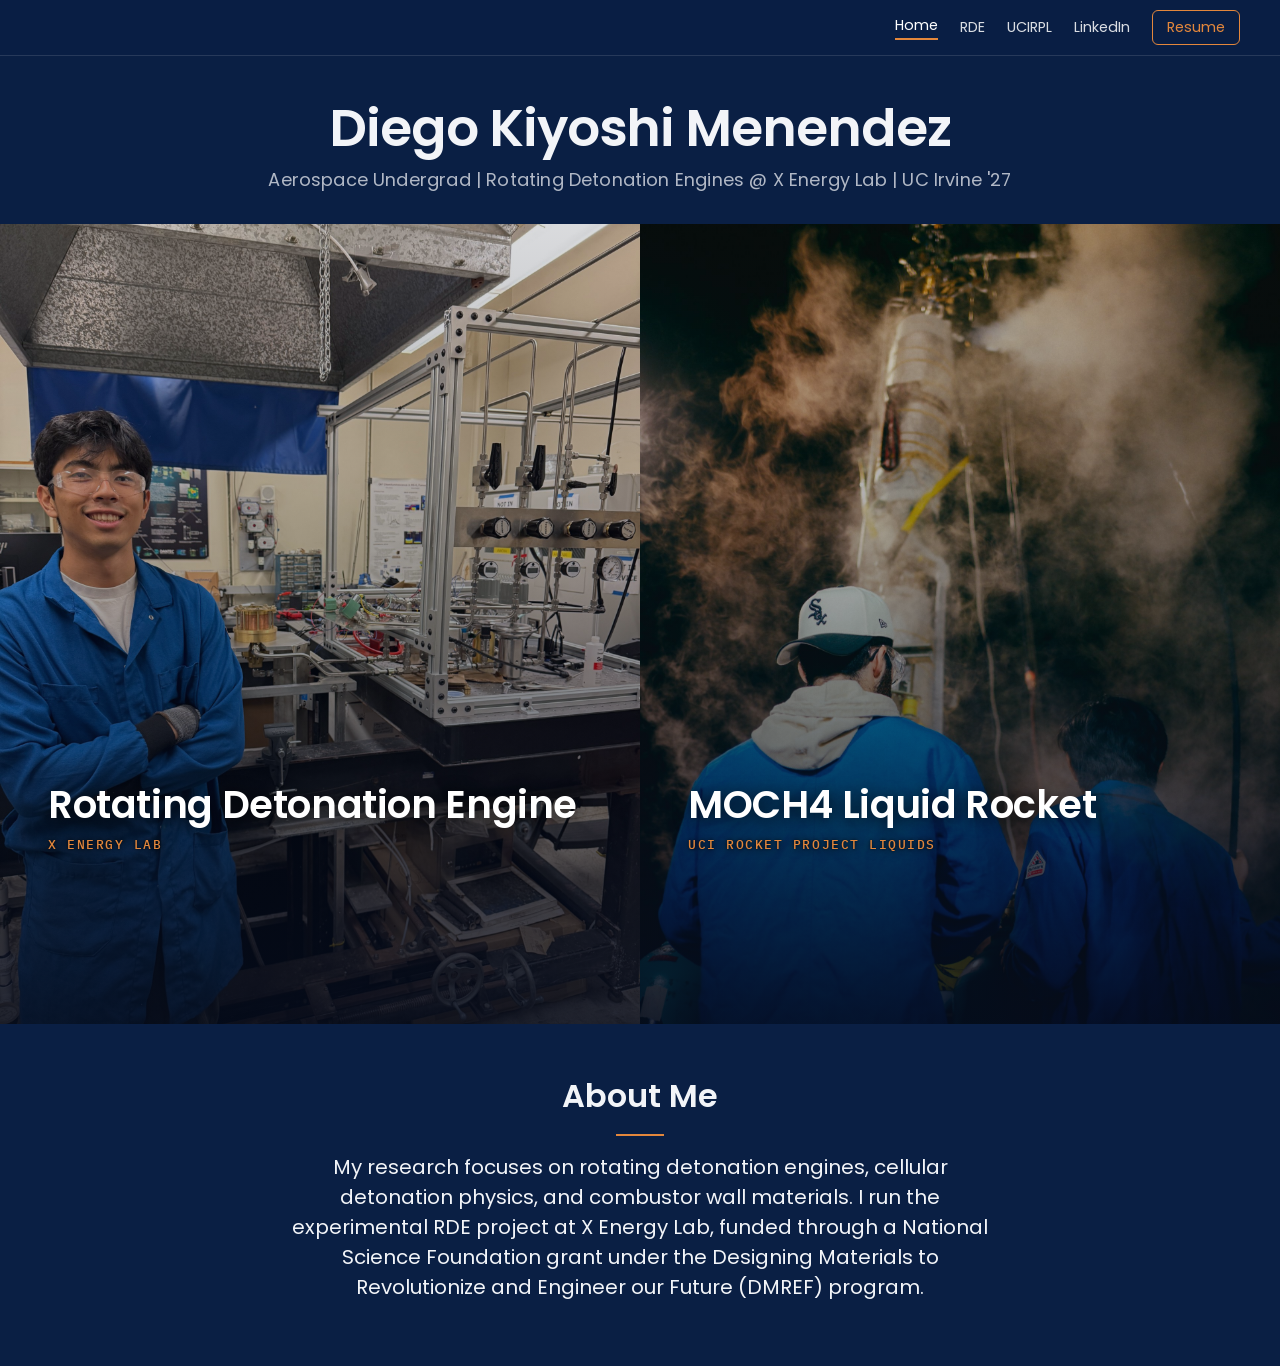
<file: index.html>
<!doctype html>
<html lang="en">
<head>
<meta charset="utf-8">
<meta name="viewport" content="width=device-width, initial-scale=1">
<title>Diego Kiyoshi Menendez</title>
<link rel="preconnect" href="https://fonts.googleapis.com">
<link rel="preconnect" href="https://fonts.gstatic.com" crossorigin>
<link rel="stylesheet" href="https://fonts.googleapis.com/css2?family=Poppins:wght@400;500;600;700&family=IBM+Plex+Mono:wght@400;500&display=swap">
<style>
  html, body {
    margin: 0;
    padding: 0;
    background: #0A1F44;
    color: #FFFFFF;
    font-family: "Poppins", "Helvetica Neue", Helvetica, Arial, sans-serif;
  }
  h1 {
    margin: 0;
    padding: 24px 24px;
    font-size: clamp(2rem, 4.5vw, 3.25rem);
    font-weight: 600;
    text-align: center;
  }
  h1 a {
    color: inherit;
    text-decoration: none;
  }
  .tagline {
    margin: 0;
    padding: 0 40px 20px;
    text-align: center;
    font-size: 1.1rem;
    line-height: 1.4;
  }
  .about {
    padding: 48px 40px 64px;
    max-width: 70ch;
    margin: 0 auto;
    text-align: center;
  }
  .about h2 {
    margin: 0 0 16px;
    font-size: 2rem;
    font-weight: 600;
  }
  .about p {
    margin: 0;
    font-size: 1.25rem;
    line-height: 1.5;
  }
  .links {
    display: flex;
    justify-content: center;
    gap: 32px;
    padding: 0 24px 32px;
    font-size: 1.1rem;
  }
  .links a {
    color: #FFFFFF;
    text-decoration: underline;
  }
  .panels {
    display: grid;
    grid-template-columns: 1fr 1fr;
    gap: 0;
  }
  .panel {
    position: relative;
    display: block;
    aspect-ratio: 1 / 1;
    overflow: hidden;
    color: #FFFFFF;
    text-decoration: none;
    background-color: #0A1F44;
    background-size: cover;
    background-position: center;
    transition: opacity 0.2s;
  }
  .panel:hover { opacity: 0.8; }
  .panel::before {
    content: "";
    position: absolute;
    top: 0; right: 0; bottom: 0; left: 0;
    background: rgba(0, 0, 0, 0.45);
  }
  .panel span {
    z-index: 1;
    text-shadow: 0 2px 14px rgba(0, 0, 0, 0.6);
    position: absolute;
    left: 24px;
    right: 24px;
    top: 50%;
    transform: translateY(-50%);
    text-align: center;
    font-size: clamp(1.75rem, 4vw, 3.25rem);
    font-weight: 600;
  }
  .panel span small {
    display: block;
    margin-top: 10px;
    font-size: clamp(1rem, 1.6vw, 1.3rem);
    font-weight: 500;
  }
  /* Placeholder images. To use your own, replace each url(...) with a file path,
     for example: #rde { background-image: url("images/rde.jpg"); } */
  #rde {
    background-image: url("rde.jpg");
  }
  #ucirpl {
    background-image: url("ucirpl.jpg");
  }

  @media (max-width: 700px) {
    .panels { grid-template-columns: 1fr; }
  }
</style>
<link rel="stylesheet" href="theme.css?v=12">
<script src="theme.js?v=2"></script>
</head>
<body>
  <nav class="bar bar-home"><a class="brand" href="./">Diego Kiyoshi Menendez</a><div class="bar-links"><a href="./" aria-current="page">Home</a><a href="rde.html">RDE</a><a href="ucirpl.html">UCIRPL</a><a href="https://www.linkedin.com/in/diegokmenendez">LinkedIn</a><a class="btn" href="resume.pdf">Resume</a></div></nav>
  <h1><a href="./">Diego Kiyoshi Menendez</a></h1>
  <p class="tagline">Aerospace Undergrad | Rotating Detonation Engines @ X Energy Lab | UC Irvine '27</p>
  <div class="panels">
    <a class="panel" id="rde" href="rde.html"><i class="bg"></i><span>Rotating Detonation Engine<small>X Energy Lab</small></span></a>
    <a class="panel" id="ucirpl" href="ucirpl.html"><i class="bg"></i><span>MOCH4 Liquid Rocket<small>UCI Rocket Project Liquids</small></span></a>
  </div>
  <section class="about">
    <h2>About Me</h2>
    <p>My research focuses on rotating detonation engines, cellular detonation physics, and combustor wall materials. I run the experimental RDE project at X Energy Lab, funded through a National Science Foundation grant under the Designing Materials to Revolutionize and Engineer our Future (DMREF) program.</p>
  </section>
<script data-goatcounter="https://diegokmenendez.goatcounter.com/count" async src="//gc.zgo.at/count.js"></script>
</body>
</html>
</file>
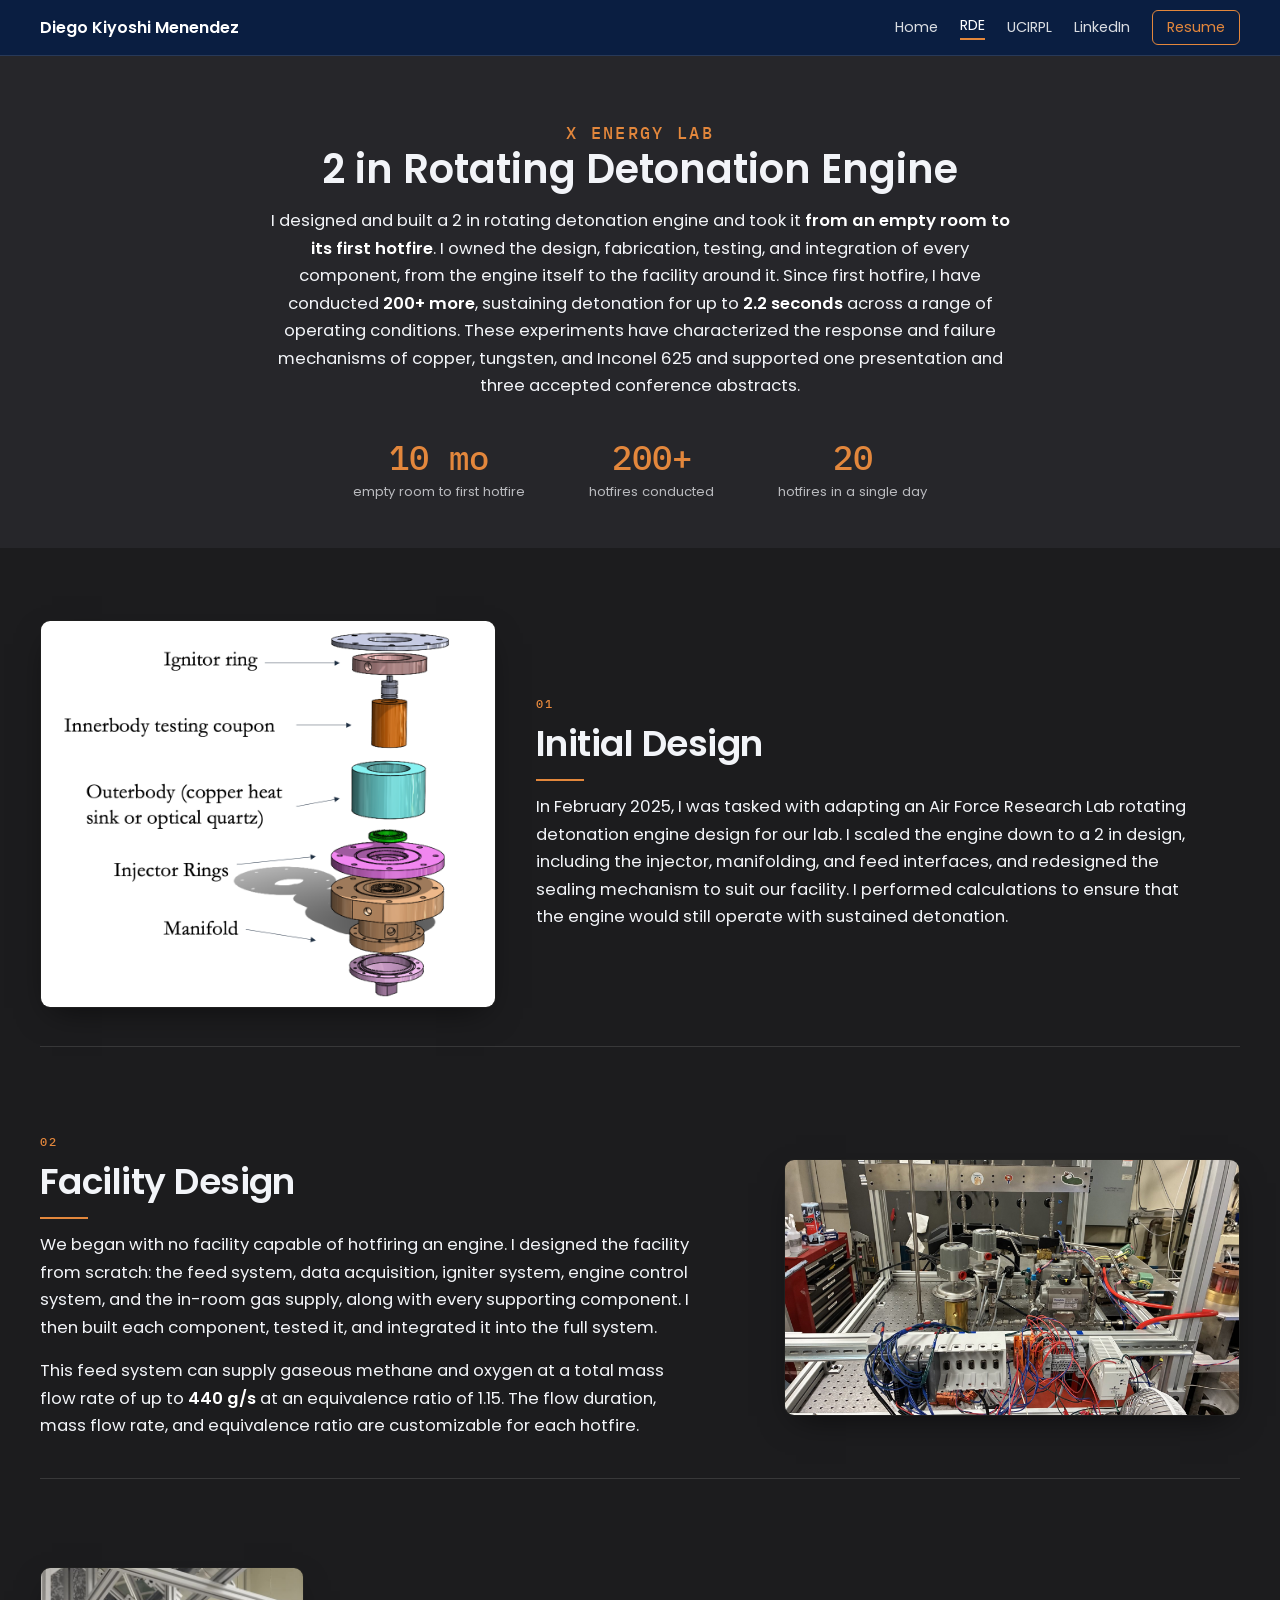
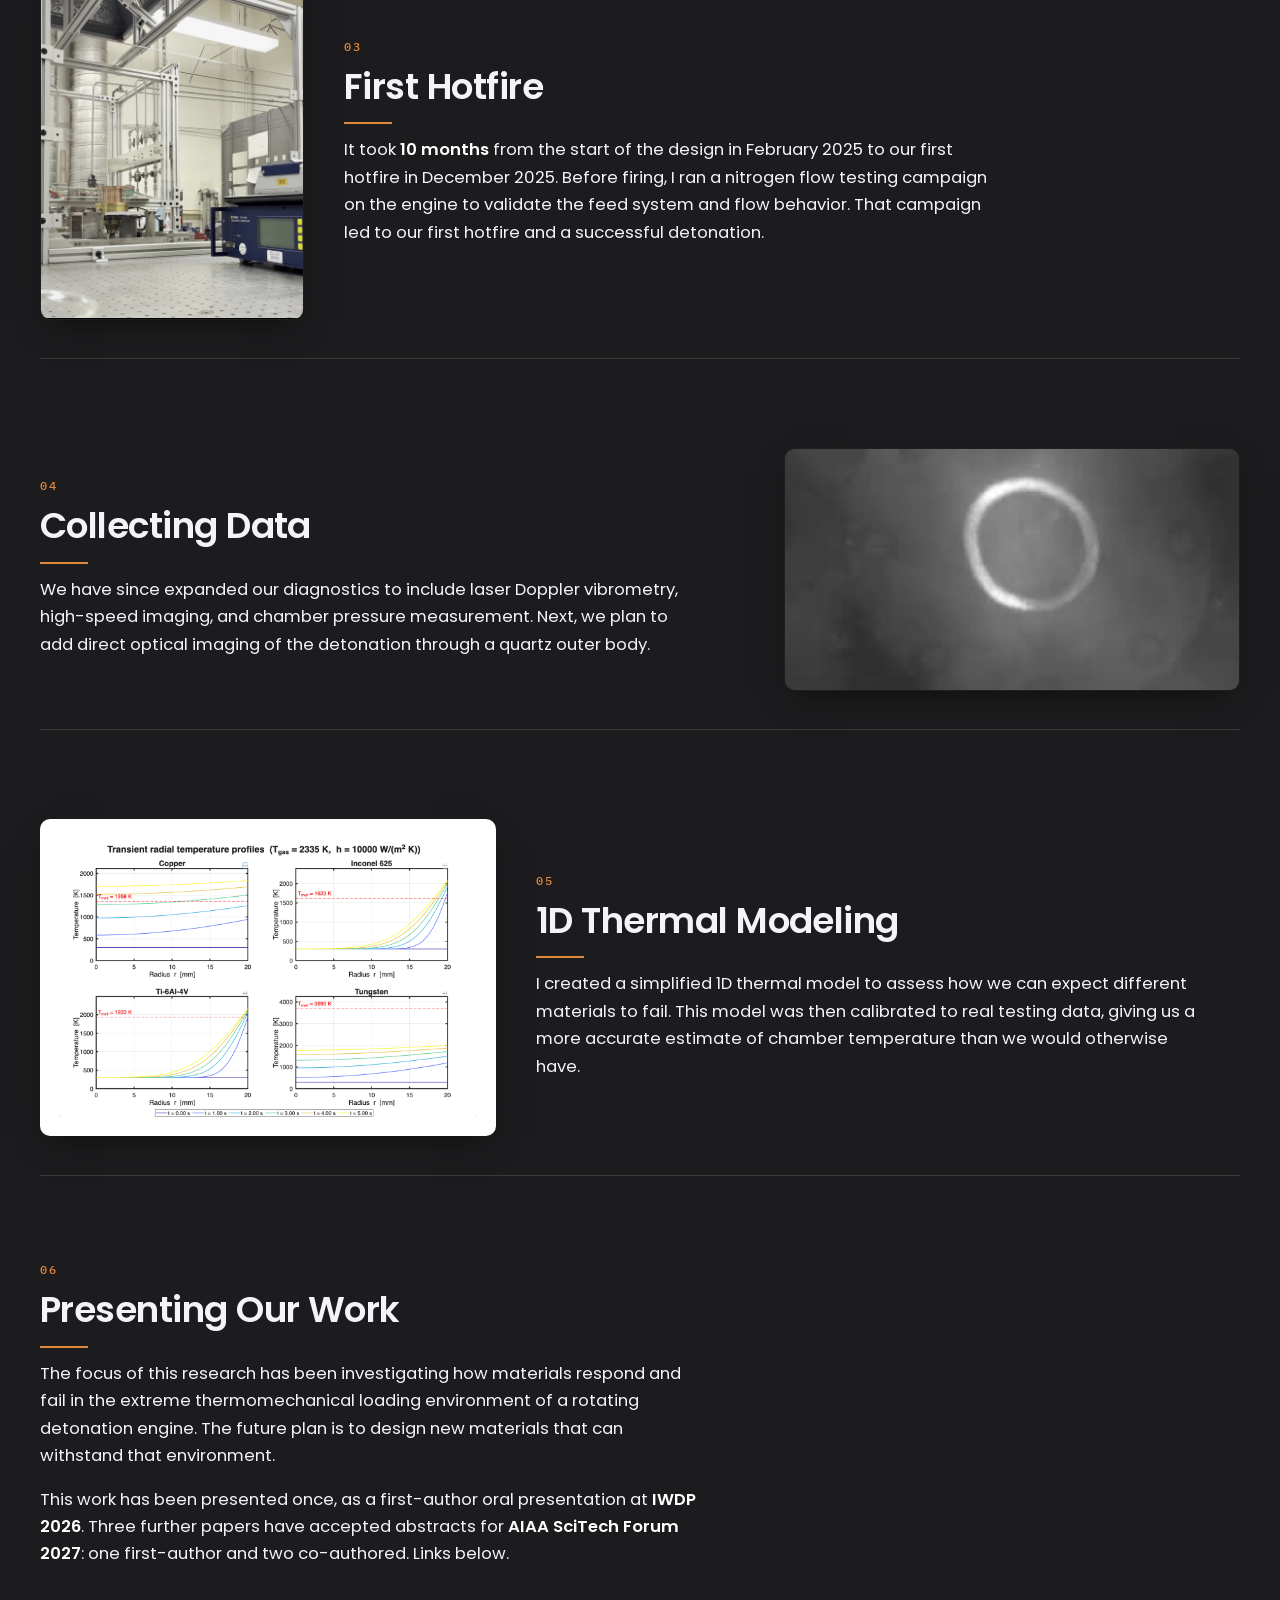
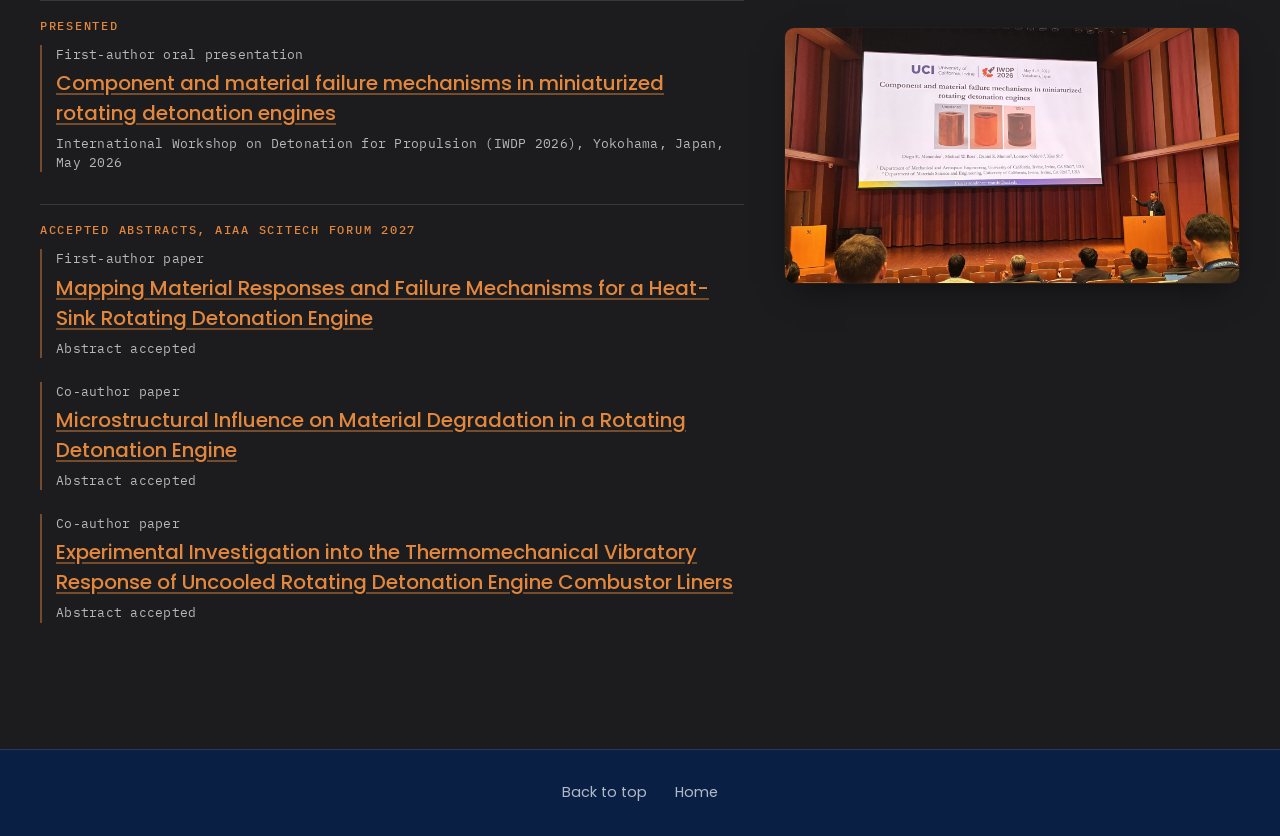
<file: rde.html>
<!doctype html>
<html lang="en">
<head>
<meta charset="utf-8">
<meta name="viewport" content="width=device-width, initial-scale=1">
<title>X Energy Lab - 2 in Rotating Detonation Engine</title>
<link rel="preconnect" href="https://fonts.googleapis.com">
<link rel="preconnect" href="https://fonts.gstatic.com" crossorigin>
<link rel="stylesheet" href="https://fonts.googleapis.com/css2?family=Poppins:wght@400;500;600;700&family=IBM+Plex+Mono:wght@400;500&display=swap">
<style>
  html, body {
    margin: 0;
    padding: 0;
    background: #1C1C1E;
    color: #FFFFFF;
    font-family: "Poppins", "Helvetica Neue", Helvetica, Arial, sans-serif;
  }
  .top {
    background: #0A1F44;
  }
  h1 {
    margin: 0;
    padding: 24px 24px;
    font-size: 2rem;
    font-weight: 600;
    text-align: center;
  }
  h1 a {
    color: inherit;
    text-decoration: none;
  }
  .links {
    display: flex;
    justify-content: center;
    gap: 32px;
    padding: 0 24px 32px;
    font-size: 1.1rem;
  }
  .links a {
    color: #FFFFFF;
    text-decoration: underline;
  }
  .overview {
    padding: 32px 40px 8px;
  }
  .overview .title {
    text-align: center;
    margin: 0 0 12px;
    padding: 0;
    font-size: clamp(1.75rem, 4vw, 3rem);
    font-weight: 600;
    line-height: 1.1;
  }
  .overview p {
    margin: 0 auto;
    text-align: center;
    max-width: 110ch;
    font-size: clamp(1rem, 1.7vw, 1.25rem);
    line-height: 1.5;
  }
  .section {
    padding: 48px 40px 0;
    display: grid;
    gap: 40px;
    align-items: center;
  }
  /* Image left: text right. Image right: text left. */
  .s1, .s3, .s5 { grid-template-columns: 38% minmax(0, 1fr); }
  .s3 { grid-template-columns: 22% minmax(0, 1fr); }
  .s2, .s4, .s6 { grid-template-columns: minmax(0, 1fr) 38%; }
  .s1 .media, .s3 .media, .s5 .media { order: -1; }
  .section h2 {
    margin: 0;
    font-size: clamp(1.75rem, 4vw, 3rem);
    font-weight: 600;
    line-height: 1.1;
  }
  .section .detail {
    margin: 12px 0 0;
    max-width: 60ch;
    font-size: clamp(1rem, 1.7vw, 1.25rem);
    line-height: 1.5;
  }
  .section .detail + .detail { margin-top: 12px; }
  .media {
    margin: 0;
    width: 100%;
  }
  .media img,
  .media video {
    display: block;
    width: 100%;
    height: auto;
    background: #000000;
  }
  .ph {
    aspect-ratio: 4 / 3;
    background: #566B96;
    display: flex;
    align-items: center;
    justify-content: center;
    font-size: 1.25rem;
  }
  /* Images alternate between the left edge and the right edge */
  .pubs {
    list-style: none;
    margin: 24px 0 0;
    padding: 0;
    max-width: 60ch;
    font-size: clamp(1rem, 1.7vw, 1.25rem);
    line-height: 1.5;
  }
  .pub-group { margin: 24px 0 0; font-size: clamp(1.1rem, 2vw, 1.4rem); font-weight: 600; }
  .pub-group + .pubs { margin-top: 12px; }
  .pubs li { margin-bottom: 20px; }
  .pubs .tag { display: block; opacity: 0.7; font-size: 0.85em; }
  .pubs a { color: #FFFFFF; text-decoration: underline; font-weight: 500; }
  .pubs .venue { display: block; opacity: 0.8; }
  .end { height: 64px; }

  @media (max-width: 800px) {
    .section, .s1, .s2, .s3, .s4, .s5, .s6 { grid-template-columns: minmax(0, 1fr); gap: 24px; }
    .s1 .media, .s3 .media, .s5 .media { order: 0; }
  }
  .footer {
    background: #0A1F44;
    display: flex;
    justify-content: center;
    gap: 32px;
    padding: 28px 24px;
    font-size: 1.1rem;
  }
  .footer a {
    color: #FFFFFF;
    text-decoration: underline;
  }
</style>
<link rel="stylesheet" href="theme.css?v=12">
<script src="theme.js?v=2"></script>
</head>
<body>
  <nav class="bar"><a class="brand" href="./">Diego Kiyoshi Menendez</a><div class="bar-links"><a href="./">Home</a><a href="rde.html" aria-current="page">RDE</a><a href="ucirpl.html">UCIRPL</a><a href="https://www.linkedin.com/in/diegokmenendez">LinkedIn</a><a class="btn" href="resume.pdf">Resume</a></div></nav>

  <section class="overview">
    <p class="eyebrow">X Energy Lab</p>
    <h2 class="title">2 in Rotating Detonation Engine</h2>
    <p>I designed and built a 2 in rotating detonation engine and took it <strong>from an empty room to its first hotfire</strong>. I owned the design, fabrication, testing, and integration of every component, from the engine itself to the facility around it. Since first hotfire, I have conducted <strong>200+ more</strong>, sustaining detonation for up to <strong>2.2 seconds</strong> across a range of operating conditions. These experiments have characterized the response and failure mechanisms of copper, tungsten, and Inconel 625 and supported one presentation and three accepted conference abstracts.</p>
    <ul class="stats">
      <li><b>10 mo</b><span>empty room to first hotfire</span></li>
      <li><b>200+</b><span>hotfires conducted</span></li>
      <li><b>20</b><span>hotfires in a single day</span></li>
    </ul>
  </section>

  <section class="section s1">
    <div class="text">
    <h2>Initial Design</h2>
    <p class="detail">In February 2025, I was tasked with adapting an Air Force Research Lab rotating detonation engine design for our lab. I scaled the engine down to a 2 in design, including the injector, manifolding, and feed interfaces, and redesigned the sealing mechanism to suit our facility. I performed calculations to ensure that the engine would still operate with sustained detonation.</p>
    
    </div>
    <div class="media"><img src="rde-initial-design.png" alt="Exploded view of the RDE: ignitor ring, innerbody testing coupon, outerbody, injector rings, manifold"><span class="cap">Exploded view: ignitor ring, innerbody testing coupon, outerbody, injector rings, manifold</span></div>
  </section>

  <section class="section s2">
    <div class="text">
    <h2>Facility Design</h2>
    <p class="detail">We began with no facility capable of hotfiring an engine. I designed the facility from scratch: the feed system, data acquisition, igniter system, engine control system, and the in-room gas supply, along with every supporting component. I then built each component, tested it, and integrated it into the full system.</p>
      <p class="detail">This feed system can supply gaseous methane and oxygen at a total mass flow rate of up to <strong>440 g/s</strong> at an equivalence ratio of 1.15. The flow duration, mass flow rate, and equivalence ratio are customizable for each hotfire.</p>
    
    </div>
    <div class="media"><img src="rde-facility.jpg" alt="RDE test facility"><span class="cap">RDE test facility</span></div>
  </section>

  <section class="section s3">
    <div class="text">
    <h2>First Hotfire</h2>
    <p class="detail">It took <strong>10 months</strong> from the start of the design in February 2025 to our first hotfire in December 2025. Before firing, I ran a nitrogen flow testing campaign on the engine to validate the feed system and flow behavior. That campaign led to our first hotfire and a successful detonation.</p>
    
    </div>
    <div class="media portrait"><video src="rde-clip-2.mp4" poster="rde-clip-2-poster.jpg" autoplay muted loop preload="auto" playsinline></video></div>
  </section>

  <section class="section s4">
    <div class="text">
    <h2>Collecting Data</h2>
    <p class="detail">We have since expanded our diagnostics to include laser Doppler vibrometry, high-speed imaging, and chamber pressure measurement. Next, we plan to add direct optical imaging of the detonation through a quartz outer body.</p>
    
    </div>
    <div class="media"><video src="rde-clip-1.mp4" poster="rde-clip-1-poster.jpg" autoplay muted loop preload="auto" playsinline></video></div>
  </section>

  <section class="section s5">
    <div class="text">
    <h2>1D Thermal Modeling</h2>
    <p class="detail">I created a simplified 1D thermal model to assess how we can expect different materials to fail. This model was then calibrated to real testing data, giving us a more accurate estimate of chamber temperature than we would otherwise have.</p>
    
    </div>
    <div class="media card"><img src="rde-thermal-model.png" alt="Transient radial temperature profiles for copper, Inconel 625, Ti-6Al-4V, and tungsten"><span class="cap">Transient radial temperature profiles for copper, Inconel 625, Ti-6Al-4V, and tungsten</span></div>
  </section>

  <section class="section s6">
    <div class="text">
    <h2>Presenting Our Work</h2>
    <p class="detail">The focus of this research has been investigating how materials respond and fail in the extreme thermomechanical loading environment of a rotating detonation engine. The future plan is to design new materials that can withstand that environment.</p>
    <p class="detail">This work has been presented once, as a first-author oral presentation at <strong>IWDP 2026</strong>. Three further papers have accepted abstracts for <strong>AIAA SciTech Forum 2027</strong>: one first-author and two co-authored. Links below.</p>
    <h3 class="pub-group">Presented</h3>
      <ul class="pubs">
        <li><span class="tag">First-author oral presentation</span><a href="pub-iwdp-2026.pdf">Component and material failure mechanisms in miniaturized rotating detonation engines</a><span class="venue">International Workshop on Detonation for Propulsion (IWDP 2026), Yokohama, Japan, May 2026</span></li>
      </ul>
      <h3 class="pub-group">Accepted abstracts, AIAA SciTech Forum 2027</h3>
      <ul class="pubs">
        <li><span class="tag">First-author paper</span><a href="pub-scitech-2027-mapping.pdf">Mapping Material Responses and Failure Mechanisms for a Heat-Sink Rotating Detonation Engine</a><span class="venue">Abstract accepted</span></li>
        <li><span class="tag">Co-author paper</span><a href="pub-scitech-2027-microstructure.pdf">Microstructural Influence on Material Degradation in a Rotating Detonation Engine</a><span class="venue">Abstract accepted</span></li>
        <li><span class="tag">Co-author paper</span><a href="pub-scitech-2027-vibratory.pdf">Experimental Investigation into the Thermomechanical Vibratory Response of Uncooled Rotating Detonation Engine Combustor Liners</a><span class="venue">Abstract accepted</span></li>
      </ul>
    
    </div>
    <div class="media"><img src="rde-presenting.jpg" alt="Presenting our work"><span class="cap">IWDP 2026, Yokohama, Japan</span></div>
  </section>

  <div class="end"></div>
  <footer class="footer">
    <a href="#">Back to top</a>
    <a href="./">Home</a>
  </footer>
<script data-goatcounter="https://diegokmenendez.goatcounter.com/count" async src="//gc.zgo.at/count.js"></script>
</body>
</html>
</file>
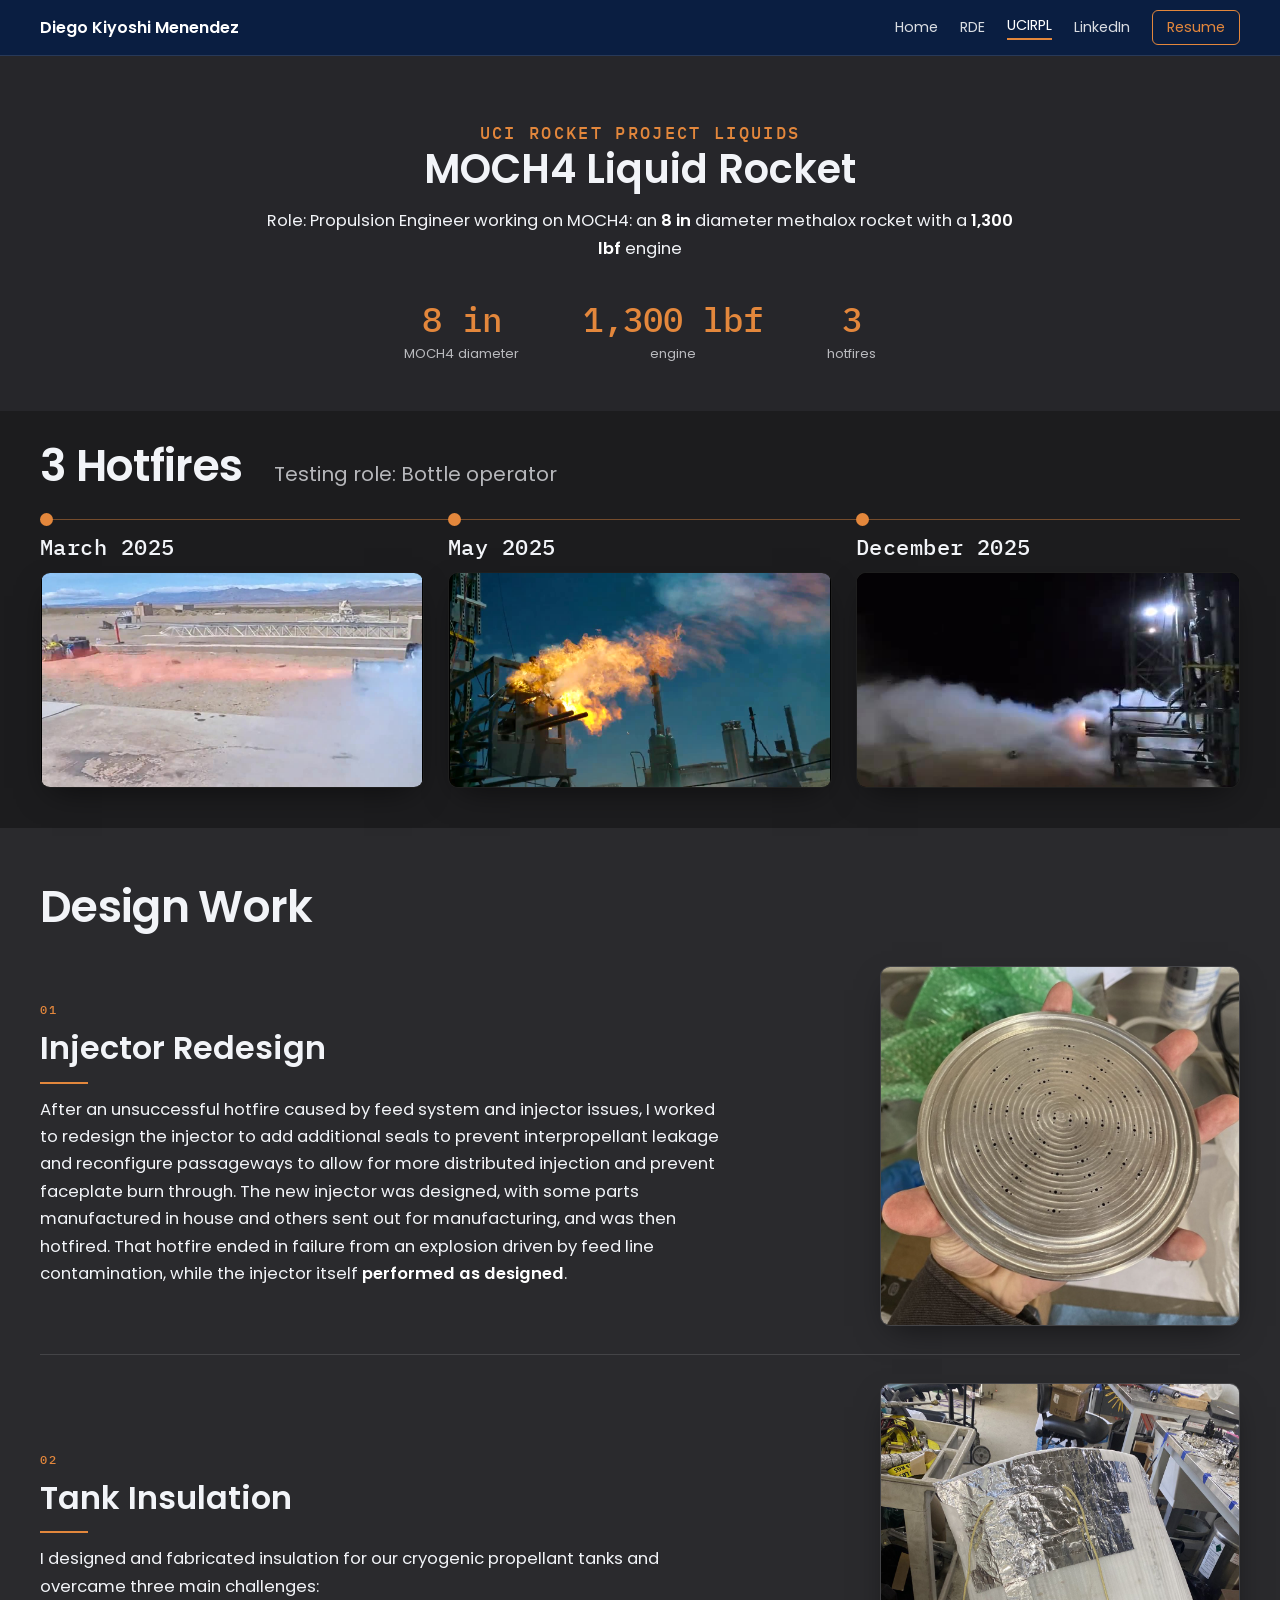
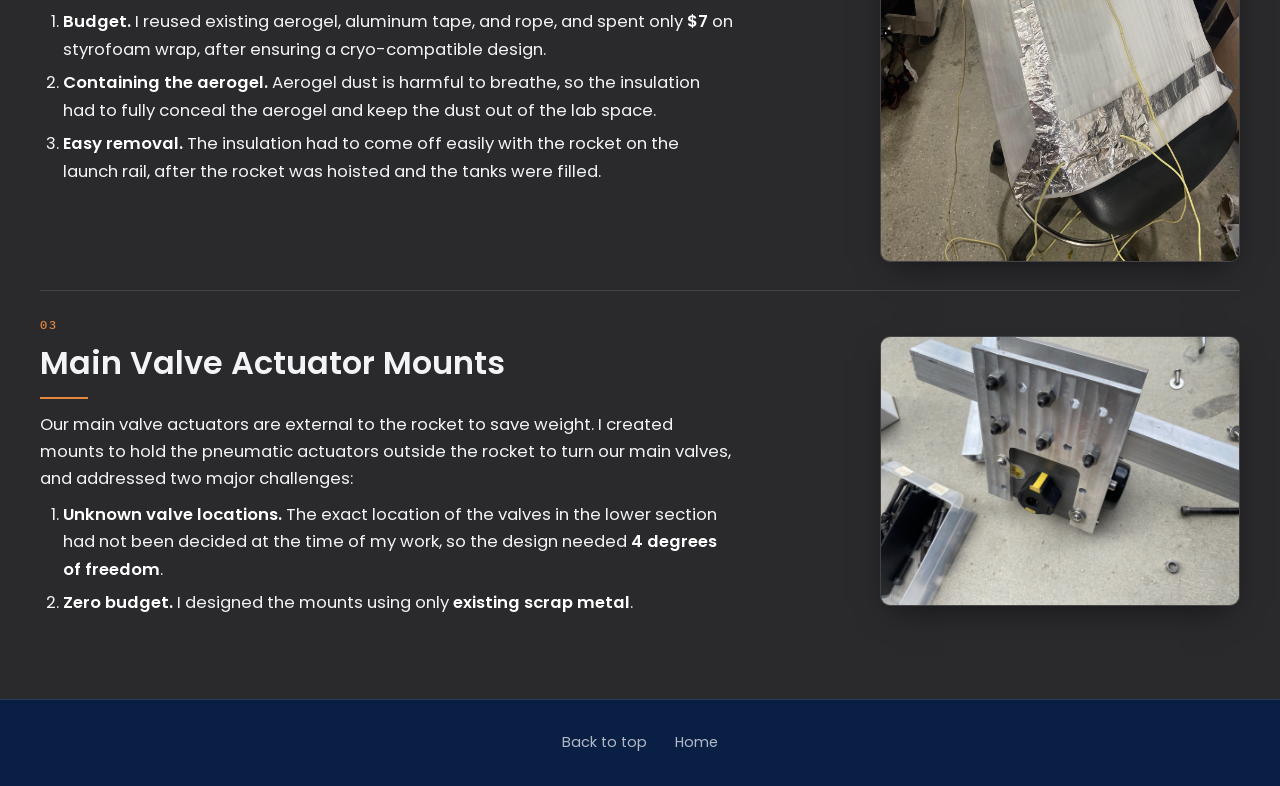
<file: ucirpl.html>
<!doctype html>
<html lang="en">
<head>
<meta charset="utf-8">
<meta name="viewport" content="width=device-width, initial-scale=1">
<title>UCI Rocket Project Liquids</title>
<link rel="preconnect" href="https://fonts.googleapis.com">
<link rel="preconnect" href="https://fonts.gstatic.com" crossorigin>
<link rel="stylesheet" href="https://fonts.googleapis.com/css2?family=Poppins:wght@400;500;600;700&family=IBM+Plex+Mono:wght@400;500&display=swap">
<style>
  html, body {
    margin: 0;
    padding: 0;
    background: #1C1C1E;
    color: #FFFFFF;
    font-family: "Poppins", "Helvetica Neue", Helvetica, Arial, sans-serif;
  }
  .top {
    background: #0A1F44;
  }
  h1 {
    margin: 0;
    padding: 24px 24px;
    font-size: 2rem;
    font-weight: 600;
    text-align: center;
  }
  h1 a {
    color: inherit;
    text-decoration: none;
  }
  .links {
    display: flex;
    justify-content: center;
    gap: 32px;
    padding: 0 24px 32px;
    font-size: 1.1rem;
  }
  .links a {
    color: #FFFFFF;
    text-decoration: underline;
  }
  .hotfires-head {
    display: flex;
    flex-wrap: wrap;
    align-items: baseline;
    column-gap: 32px;
    padding: 0 40px;
  }
  .hotfires-head h2 { padding: 32px 0 8px; }
  .hotfires-head .role-line { padding: 0 0 8px; }
  h2 {
    margin: 0;
    padding: 32px 40px 8px;
    font-size: clamp(2.25rem, 6vw, 4.5rem);
    font-weight: 700;
    line-height: 1.05;
  }
  .overview {
    padding: 32px 40px 36px;
    background: #26262A;
  }
  .overview .title {
    text-align: center;
    margin: 0 0 12px;
    padding: 0;
    font-size: clamp(1.75rem, 4vw, 3rem);
    font-weight: 600;
    line-height: 1.1;
  }
  .overview p {
    margin: 0 auto;
    text-align: center;
    max-width: 52ch;
    font-size: clamp(1rem, 1.7vw, 1.25rem);
    line-height: 1.5;
  }
  .role-line {
    margin: 0;
    padding: 8px 40px 12px;
    font-size: clamp(1.25rem, 2.6vw, 1.9rem);
    opacity: 0.8;
  }
  .row {
    display: grid;
    grid-template-columns: 1fr minmax(0, 360px);
    gap: 24px;
    align-items: center;
    padding: 12px 40px;
  }
  .row h3 {
    margin: 0;
    font-size: clamp(1.75rem, 4vw, 3rem);
    font-weight: 600;
    line-height: 1.1;
  }
  .row .sub {
    margin: 8px 0 0;
    font-size: clamp(1.25rem, 2.6vw, 1.9rem);
    opacity: 0.8;
  }
  .row .detail {
    margin: 12px 0 0;
    font-size: clamp(1rem, 1.7vw, 1.25rem);
    line-height: 1.5;
  }
  .row .detail-list {
    margin: 8px 0 0;
    padding-left: 1.4em;
    font-size: clamp(1rem, 1.7vw, 1.25rem);
    line-height: 1.5;
  }
  .row .detail-list li { margin-bottom: 6px; }
  .timeline {
    position: relative;
    display: grid;
    grid-template-columns: repeat(3, minmax(0, 1fr));
    gap: 24px;
    padding: 16px 40px 8px;
  }
  .timeline::before {
    content: "";
    position: absolute;
    left: 40px;
    right: 40px;
    top: 22px;
    height: 1px;
    background: #FFFFFF;
  }
  .tl-item {
    position: relative;
    padding-top: 22px;
  }
  .tl-item::before {
    content: "";
    position: absolute;
    top: 0;
    left: 0;
    width: 13px;
    height: 13px;
    border-radius: 50%;
    background: #FFFFFF;
  }
  .tl-item .date {
    margin: 0 0 12px;
    font-size: clamp(1.25rem, 2.4vw, 1.9rem);
    font-weight: 600;
    line-height: 1.1;
  }
  .video {
    aspect-ratio: 16 / 9;
    background: #000000;
  }
  .video video {
    width: 100%;
    height: 100%;
    display: block;
    object-fit: contain;
  }
  .media img {
    display: block;
    width: 100%;
    height: auto;
  }
  .media img + img {
    margin-top: 12px;
  }
  .ph {
    aspect-ratio: 4 / 3;
    background: #566B96;
    display: flex;
    align-items: center;
    justify-content: center;
    font-size: 1.25rem;
  }
  .design { padding-bottom: 48px; margin-top: 32px; background: #2A2A2D; }
  .design .row { padding: 24px 40px; }
  .design .row > div:first-child { padding-right: 15%; }

  @media (max-width: 800px) {
    .row { grid-template-columns: minmax(0, 1fr); }
    .timeline { grid-template-columns: minmax(0, 1fr); gap: 32px; }
    .timeline::before { display: none; }
    .tl-item { padding-top: 0; padding-left: 24px; border-left: 1px solid #FFFFFF; }
    .tl-item::before { top: 4px; left: -7px; }
    .design .row > div:first-child { padding-right: 0; }
  }
  .footer {
    background: #0A1F44;
    display: flex;
    justify-content: center;
    gap: 32px;
    padding: 28px 24px;
    font-size: 1.1rem;
  }
  .footer a {
    color: #FFFFFF;
    text-decoration: underline;
  }
</style>
<link rel="stylesheet" href="theme.css?v=12">
<script src="theme.js?v=2"></script>
</head>
<body>
  <nav class="bar"><a class="brand" href="./">Diego Kiyoshi Menendez</a><div class="bar-links"><a href="./">Home</a><a href="rde.html">RDE</a><a href="ucirpl.html" aria-current="page">UCIRPL</a><a href="https://www.linkedin.com/in/diegokmenendez">LinkedIn</a><a class="btn" href="resume.pdf">Resume</a></div></nav>

  <section class="overview">
    <p class="eyebrow">UCI Rocket Project Liquids</p>
    <h2 class="title">MOCH4 Liquid Rocket</h2>
    <p>Role: Propulsion Engineer working on MOCH4: an <strong>8 in</strong> diameter methalox rocket with a <strong>1,300 lbf</strong> engine</p>
    <ul class="stats">
      <li><b>8 in</b><span>MOCH4 diameter</span></li>
      <li><b>1,300 lbf</b><span>engine</span></li>
      <li><b>3</b><span>hotfires</span></li>
    </ul>
  </section>

  <section class="hotfires">
    <div class="hotfires-head">
      <h2>3 Hotfires</h2>
      <p class="role-line">Testing role: Bottle operator</p>
    </div>

    <div class="timeline">
      <div class="tl-item">
        <h3 class="date">March 2025</h3>
        <div class="video"><video src="hotfire-1.mp4" poster="hotfire-1-poster.jpg" autoplay muted loop preload="auto" playsinline></video></div>
      </div>
      <div class="tl-item">
        <h3 class="date">May 2025</h3>
        <div class="video"><video src="hotfire-2.mp4" poster="hotfire-2-poster.jpg" autoplay muted loop preload="auto" playsinline></video></div>
      </div>
      <div class="tl-item">
        <h3 class="date">December 2025</h3>
        <div class="video"><video src="hotfire-3.mp4" poster="hotfire-3-poster.jpg" autoplay muted loop preload="auto" playsinline></video></div>
      </div>
    </div>
  </section>

  <section class="design">
    <h2>Design Work</h2>

    <div class="row">
      <div>
        <h3>Injector Redesign</h3>
        <p class="detail">After an unsuccessful hotfire caused by feed system and injector issues, I worked to redesign the injector to add additional seals to prevent interpropellant leakage and reconfigure passageways to allow for more distributed injection and prevent faceplate burn through. The new injector was designed, with some parts manufactured in house and others sent out for manufacturing, and was then hotfired. That hotfire ended in failure from an explosion driven by feed line contamination, while the injector itself <strong>performed as designed</strong>.</p>
      </div>
      <div class="media">
        <img src="injector-square2.jpg" alt="New injector">
      </div>
    </div>

    <div class="row">
      <div>
        <h3>Tank Insulation</h3>
        <p class="detail">I designed and fabricated insulation for our cryogenic propellant tanks and overcame three main challenges:</p>
        <ol class="detail-list">
          <li><strong>Budget.</strong> I reused existing aerogel, aluminum tape, and rope, and spent only <strong>$7</strong> on styrofoam wrap, after ensuring a cryo-compatible design.</li>
          <li><strong>Containing the aerogel.</strong> Aerogel dust is harmful to breathe, so the insulation had to fully conceal the aerogel and keep the dust out of the lab space.</li>
          <li><strong>Easy removal.</strong> The insulation had to come off easily with the rocket on the launch rail, after the rocket was hoisted and the tanks were filled.</li>
        </ol>
      </div>
      <div class="media">
        <img src="tank-insulation.jpg" alt="Tank insulation">
      </div>
    </div>

    <div class="row">
      <div>
        <h3>Main Valve Actuator Mounts</h3>
        <p class="detail">Our main valve actuators are external to the rocket to save weight. I created mounts to hold the pneumatic actuators outside the rocket to turn our main valves, and addressed two major challenges:</p>
        <ol class="detail-list">
          <li><strong>Unknown valve locations.</strong> The exact location of the valves in the lower section had not been decided at the time of my work, so the design needed <strong>4 degrees of freedom</strong>.</li>
          <li><strong>Zero budget.</strong> I designed the mounts using only <strong>existing scrap metal</strong>.</li>
        </ol>
      </div>
      <div class="media">
        <img src="main-valve-mounts.jpg" alt="Main valve mounts">
      </div>
    </div>
  </section>
  <footer class="footer">
    <a href="#">Back to top</a>
    <a href="./">Home</a>
  </footer>
<script data-goatcounter="https://diegokmenendez.goatcounter.com/count" async src="//gc.zgo.at/count.js"></script>
</body>
</html>
</file>
<file: theme.css>
/* Visual theme layer. Loaded after each page's own styles, so it overrides them.
   To turn the whole theme off, remove the theme.css and theme.js lines from a page's <head>. */

:root {
  --accent: #E3873C;
  --accent-soft: rgba(227, 135, 60, 0.45);
  --line: rgba(255, 255, 255, 0.12);
  --mono: "IBM Plex Mono", ui-monospace, "SF Mono", Menlo, Consolas, monospace;
  /* Side gutter: 40px minimum, and content stops at 1200px wide on big screens */
  --g: max(40px, calc((100% - 1200px) / 2));
}

html { scroll-behavior: smooth; }
body { counter-reset: sec; }

/* ---------- Top bar ---------- */
.bar {
  position: sticky;
  top: 0;
  z-index: 50;
  display: flex;
  align-items: center;
  justify-content: space-between;
  gap: 12px 24px;
  flex-wrap: wrap;
  padding: 12px var(--g);
  background: rgba(10, 31, 68, 0.94);
  -webkit-backdrop-filter: blur(8px);
  backdrop-filter: blur(8px);
  border-bottom: 1px solid var(--line);
}
.bar .brand {
  color: #FFFFFF;
  text-decoration: none;
  font-weight: 600;
  font-size: 1.05rem;
}
.bar-home { justify-content: space-between; }
.bar-home .brand { visibility: hidden; opacity: 0; transition: opacity 0.25s, visibility 0.25s; }
.bar-home.show-brand .brand { visibility: visible; opacity: 1; }
.bar-links {
  display: flex;
  align-items: center;
  gap: 8px 22px;
  flex-wrap: wrap;
  font-size: 0.95rem;
}
.bar-links a {
  color: #FFFFFF;
  text-decoration: none;
  opacity: 0.85;
  transition: color 0.2s, opacity 0.2s, background 0.2s;
}
.bar-links a:hover { opacity: 1; color: var(--accent); }
.bar-links a[aria-current="page"] {
  opacity: 1;
  border-bottom: 2px solid var(--accent);
  padding-bottom: 2px;
}
.bar-links a.btn {
  opacity: 1;
  color: var(--accent);
  border: 1px solid var(--accent);
  padding: 6px 14px;
  border-radius: 6px;
}
.bar-links a.btn:hover { background: var(--accent); color: #0A1F44; }

/* ---------- Headings ---------- */
h2 { font-size: clamp(1.75rem, 3.6vw, 2.75rem); }
.overview .title { font-size: clamp(1.6rem, 3.4vw, 2.5rem); }
.section h2 { font-size: clamp(1.5rem, 3vw, 2.25rem); }
.row h3 { font-size: clamp(1.4rem, 2.6vw, 2rem); }

/* Small numbered label above each section title, and a short accent rule below it */
.section h2::before,
.design .row h3::before {
  counter-increment: sec;
  content: counter(sec, decimal-leading-zero);
  display: block;
  margin-bottom: 10px;
  font-family: var(--mono);
  font-size: 0.8rem;
  font-weight: 500;
  letter-spacing: 0.14em;
  line-height: 1;
  color: var(--accent);
}
.section h2::after,
.design .row h3::after {
  content: "";
  display: block;
  width: 48px;
  height: 2px;
  margin-top: 14px;
  background: var(--accent);
}

/* ---------- Content width and spacing ---------- */
.overview { padding-left: var(--g); padding-right: var(--g); }
.hotfires-head { padding-left: var(--g); padding-right: var(--g); }
.design > h2 { padding-left: var(--g); padding-right: var(--g); }
.design .row { padding-left: var(--g); padding-right: var(--g); }

.section {
  position: relative;
  padding: 64px var(--g) 8px;
}
.overview + .section { padding-top: 48px; }
.section::before {
  content: "";
  position: absolute;
  top: 0;
  left: var(--g);
  right: var(--g);
  height: 1px;
  background: var(--line);
}
.overview + .section::before { display: none; }

/* ---------- Hotfire timeline ---------- */
.timeline { padding-left: var(--g); padding-right: var(--g); }
.timeline::before {
  left: var(--g);
  right: var(--g);
  background: var(--accent-soft);
}
.tl-item::before { background: var(--accent); }
.tl-item .date {
  font-family: var(--mono);
  font-weight: 500;
  letter-spacing: 0.02em;
  font-size: clamp(1.1rem, 2vw, 1.4rem);
}
.video {
  border-radius: 8px;
  overflow: hidden;
  border: 1px solid var(--line);
  box-sizing: border-box;
}

/* ---------- Images ---------- */
.media img,
.media video {
  border-radius: 8px;
  border: 1px solid var(--line);
  box-sizing: border-box;
}
.media.card img {
  background: #FFFFFF;
  padding: 14px;
}
.cap {
  display: block;
  margin-top: 10px;
  font-size: 0.82rem;
  line-height: 1.4;
  color: rgba(255, 255, 255, 0.58);
}

/* ---------- Links ---------- */
.pubs a {
  color: var(--accent);
  text-decoration-color: var(--accent-soft);
  text-underline-offset: 3px;
}
.pubs a:hover { text-decoration-color: var(--accent); }
.pubs .tag,
.pubs .venue { font-family: var(--mono); font-size: 0.78em; letter-spacing: 0.02em; }
.pub-group {
  font-family: var(--mono);
  font-size: 0.85rem;
  font-weight: 500;
  letter-spacing: 0.1em;
  text-transform: uppercase;
  color: var(--accent);
}
.footer a { transition: color 0.2s; }
.footer a:hover { color: var(--accent); }

/* ---------- Home: project cards ---------- */
#rde, #ucirpl { background-image: none; }
.panel .bg {
  position: absolute;
  top: 0; right: 0; bottom: 0; left: 0;
  background-size: cover;
  background-position: center;
  transition: transform 0.6s ease;
}
#rde .bg { background-image: url("rde.jpg"); }
#ucirpl .bg { background-image: url("ucirpl.jpg"); }
.panel::before { z-index: 1; transition: background 0.3s; }
.panel span { z-index: 2; }
.panel::after {
  content: "";
  position: absolute;
  top: 0; right: 0; bottom: 0; left: 0;
  z-index: 3;
  pointer-events: none;
  box-shadow: inset 0 0 0 0 var(--accent);
  transition: box-shadow 0.25s;
}
.panel:hover { opacity: 1; }
.panel:hover .bg { transform: scale(1.05); }
.panel:hover::before { background: rgba(0, 0, 0, 0.32); }
.panel:hover::after { box-shadow: inset 0 0 0 4px var(--accent); }
.panel span small {
  display: block;
  margin-top: 10px;
  font-size: clamp(1rem, 1.6vw, 1.3rem);
  font-weight: 500;
}
.about h2::after {
  content: "";
  display: block;
  width: 48px;
  height: 2px;
  margin: 14px auto 0;
  background: var(--accent);
}

/* ---------- Fade-in on scroll (only active when theme.js runs) ---------- */
html.js .reveal {
  opacity: 0;
  transform: translateY(16px);
  transition: opacity 0.7s ease, transform 0.7s ease;
}
html.js .reveal.in { opacity: 1; transform: none; }

@media (max-width: 800px) {
  .bar { position: static; }
}
@media (prefers-reduced-motion: reduce) {
  html { scroll-behavior: auto; }
  html.js .reveal { opacity: 1; transform: none; transition: none; }
  .panel .bg, .panel::before, .panel::after { transition: none; }
}

/* =====================================================================
   v2 refinements (appended). Delete everything from this line down to
   return to the v1 look.
   ===================================================================== */
:root { --text: #F2F4F8; --muted: rgba(242, 244, 248, 0.72); }
html { scroll-padding-top: 72px; }
body { color: var(--text); -webkit-font-smoothing: antialiased; text-rendering: optimizeLegibility; }
::selection { background: var(--accent); color: #0A1F44; }
a:focus-visible { outline: 2px solid var(--accent); outline-offset: 3px; border-radius: 3px; }

/* Text contrast and body scale */
.cap { color: var(--muted); font-size: 0.85rem; }
.pubs .tag, .pubs .venue { opacity: 1; color: var(--muted); font-size: 0.8rem; }
.row .sub, .role-line { opacity: 1; color: var(--muted); }
.section .detail, .row .detail, .row .detail-list, .overview p {
  font-size: clamp(1rem, 1.3vw, 1.125rem);
  line-height: 1.65;
}

/* Bar */
.bar { padding-top: 10px; padding-bottom: 10px; }
.bar-links { font-size: 0.9rem; }
.bar .brand { font-size: 1rem; }

/* Home hero */
h1 { letter-spacing: -0.02em; line-height: 1.05; padding: clamp(56px, 8vw, 96px) 24px 12px; }
.tagline {
  max-width: 90ch;
  text-wrap: balance;
  margin: 0 auto;
  padding: 0 24px clamp(36px, 5vw, 64px);
  font-size: clamp(0.95rem, 1.4vw, 1.125rem);
  color: var(--muted);
  letter-spacing: 0.01em;
}

/* Home cards */
.panel { aspect-ratio: 4 / 5; }
.panel::before {
  background: linear-gradient(to top, rgba(5, 12, 28, 0.88) 0%, rgba(5, 12, 28, 0.35) 55%, rgba(5, 12, 28, 0.15) 100%);
}
.panel:hover::before { background: linear-gradient(to top, rgba(5, 12, 28, 0.8) 0%, rgba(5, 12, 28, 0.22) 55%, rgba(5, 12, 28, 0.08) 100%); }
.panel span {
  top: auto;
  bottom: clamp(24px, 4vw, 48px);
  transform: none;
  text-align: left;
  left: clamp(24px, 4vw, 48px);
  right: 24px;
  font-size: clamp(1.5rem, 3vw, 2.5rem);
  line-height: 1.1;
  letter-spacing: -0.01em;
}
.panel span small {
  font-family: var(--mono);
  font-size: 0.8rem;
  font-weight: 500;
  letter-spacing: 0.12em;
  text-transform: uppercase;
  color: var(--accent);
  margin-top: 12px;
}

/* Section rhythm */
.section h2::before, .design .row h3::before { font-size: 0.75rem; margin-bottom: 14px; }
.section { padding-top: clamp(56px, 7vw, 96px); padding-bottom: clamp(24px, 3vw, 40px); }
.overview + .section { padding-top: clamp(40px, 5vw, 64px); }
.section h2 { letter-spacing: -0.015em; }
.section h2::after, .design .row h3::after { margin-top: 16px; margin-bottom: 8px; }
.section .detail + .detail { margin-top: 16px; }

/* UCIRPL hierarchy */
.hotfires-head h2, .design > h2 {
  font-size: clamp(1.75rem, 3.6vw, 2.75rem);
  font-weight: 600;
  letter-spacing: -0.015em;
}
.hotfires-head .role-line { font-size: clamp(1rem, 1.6vw, 1.25rem); }
.design > h2 { padding-top: clamp(32px, 5vw, 56px); }
.design .row { padding-top: 28px; padding-bottom: 28px; }
.design .row + .row { border-top: 1px solid var(--line); }
.design .row + .row { margin-left: var(--g); margin-right: var(--g); padding-left: 0; padding-right: 0; }
.row h3 { font-weight: 600; }

/* Media framing (no cropping) */
.media img, .media video, .video { border-radius: 10px; box-shadow: 0 12px 32px -12px rgba(0, 0, 0, 0.6); }
.media.card img { padding: 18px; }

/* Publications */
.pub-group { margin-top: 32px; padding-top: 16px; border-top: 1px solid var(--line); font-size: 0.78rem; letter-spacing: 0.14em; }
.pubs li { margin-bottom: 24px; padding-left: 14px; border-left: 2px solid var(--accent-soft); transition: border-color 0.2s; }
.pubs li:hover { border-left-color: var(--accent); }
.pubs a { font-weight: 500; line-height: 1.35; }
.pubs .tag { margin-bottom: 4px; }
.pubs .venue { margin-top: 6px; }

/* Footer */
.footer { border-top: 1px solid var(--line); padding: 32px var(--g); gap: 28px; font-size: 0.9rem; }
.footer a { color: var(--muted); text-decoration: none; border-bottom: 1px solid transparent; transition: color 0.2s, border-color 0.2s; }
.footer a:hover { color: var(--accent); border-bottom-color: var(--accent); }

/* Mobile */
@media (max-width: 700px) { .panel { aspect-ratio: 4 / 3; } }
@media (max-width: 800px) {
  :root { --g: max(20px, calc((100% - 1200px) / 2)); }
  .bar { padding: 10px 20px; gap: 8px 16px; }
  .bar-links, .bar-home .bar-links { width: 100%; justify-content: space-between; font-size: 0.88rem; gap: 6px 12px; }
  .bar-links a.btn { padding: 5px 12px; }
  .section, .overview, .hotfires-head, .design > h2, .design .row, .timeline { padding-left: 20px; padding-right: 20px; }
  .design .row + .row { margin-left: 0; margin-right: 0; padding-left: 20px; padding-right: 20px; }
  .section::before { left: 20px; right: 20px; }
  .section h2::after, .design .row h3::after { width: 40px; }
}

/* Captions hidden for consistency (UCIRPL has none). Delete this rule to show them on the RDE page again. */
.cap { display: none; }

/* Home: keep project titles visible on first load. Delete this block to undo. */
h1 { padding-top: clamp(28px, 3.5vw, 48px); }
.tagline { padding-bottom: clamp(20px, 2.5vw, 32px); }
.panel { aspect-ratio: auto; height: clamp(420px, calc(100svh - 240px), 760px); }
@media (max-width: 700px) { .panel { height: auto; aspect-ratio: 4 / 3; } }

/* Home: tall cards, titles float with the scroll then settle at the card bottom.
   Delete this block (and the "fit the viewport" block above it) to undo. */
.panel {
  height: auto;
  aspect-ratio: 4 / 5;
  overflow: clip;
  display: flex;
  align-items: flex-end;
}
.panel span {
  position: sticky;
  top: auto;
  left: auto;
  right: auto;
  bottom: clamp(24px, 4vw, 48px);
  transform: none;
  box-sizing: border-box;
  width: 100%;
  margin-bottom: clamp(24px, 4vw, 48px);
  padding: 0 clamp(24px, 4vw, 48px);
}
@media (max-width: 700px) { .panel { aspect-ratio: 4 / 3; } }
.panel span small { text-shadow: 0 1px 10px rgba(0, 0, 0, 0.95), 0 0 3px rgba(0, 0, 0, 0.8); }
.panel span { text-shadow: 0 2px 16px rgba(0, 0, 0, 0.8); }

@media (max-width: 800px) { .bar-home .brand { display: none; } }

/* Key-number strips and bold emphasis. Delete this block to undo (the markup is harmless without it). */
strong { font-weight: 600; color: #FFFFFF; }
.stats {
  list-style: none;
  margin: clamp(24px, 3vw, 36px) auto 0;
  padding: 0;
  max-width: 1000px;
  display: grid;
  grid-template-columns: repeat(auto-fit, minmax(150px, 1fr));
  gap: 1px;
  background: var(--line);
  border: 1px solid var(--line);
  border-radius: 10px;
  overflow: hidden;
  text-align: left;
}
.stats li { background: #1C1C1E; padding: 18px 20px; }
.overview .stats li { background: #26262A; }
.stats b {
  display: block;
  font-family: var(--mono);
  font-weight: 500;
  font-size: clamp(1.5rem, 2.8vw, 2.1rem);
  line-height: 1.1;
  color: var(--accent);
}
.stats span { display: block; margin-top: 8px; font-size: 0.82rem; line-height: 1.35; color: var(--muted); }
@media (max-width: 600px) { .stats li:last-child:nth-child(odd) { grid-column: 1 / -1; } }

/* Intro band: slightly lighter background to set the intro apart from the sections below (matches UCIRPL). */
.overview { background: #26262A; padding-bottom: clamp(32px, 4vw, 48px); }
.overview + .section { padding-top: clamp(48px, 6vw, 72px); }

/* Stat strips as plain words (no boxes). */
.stats {
  display: flex;
  flex-wrap: wrap;
  justify-content: center;
  gap: 20px clamp(32px, 6vw, 80px);
  max-width: none;
  background: none;
  border: 0;
  border-radius: 0;
  overflow: visible;
  text-align: center;
}
.stats li, .overview .stats li { background: none; padding: 0; }
.stats span { margin-top: 6px; }
@media (max-width: 600px) { .stats li:last-child:nth-child(odd) { grid-column: auto; } }

/* Composed opening: small label, shorter title, narrow left-aligned intro, left-aligned key numbers. */
.eyebrow {
  margin: 0 0 12px;
  font-family: var(--mono);
  font-size: 0.8rem;
  font-weight: 500;
  letter-spacing: 0.14em;
  text-transform: uppercase;
  color: var(--accent);
}
.overview { padding-top: clamp(40px, 5vw, 64px); }
.overview .title { text-align: left; margin-bottom: 16px; }
.overview p { text-align: left; margin: 0; max-width: 68ch; }
.stats { justify-content: flex-start; text-align: left; margin-top: clamp(28px, 3.5vw, 40px); gap: 20px clamp(32px, 5vw, 64px); }
.stats li { text-align: left; }
.row .detail, .row .detail-list { max-width: 68ch; }

/* Opening re-centered (label, title, narrow intro, numbers all centered). */
.overview .title { text-align: center; }
.eyebrow { text-align: center; }
.overview p { text-align: center; margin: 0 auto; max-width: 68ch; }
.stats { justify-content: center; text-align: center; }
.stats li { text-align: center; }
</file>
